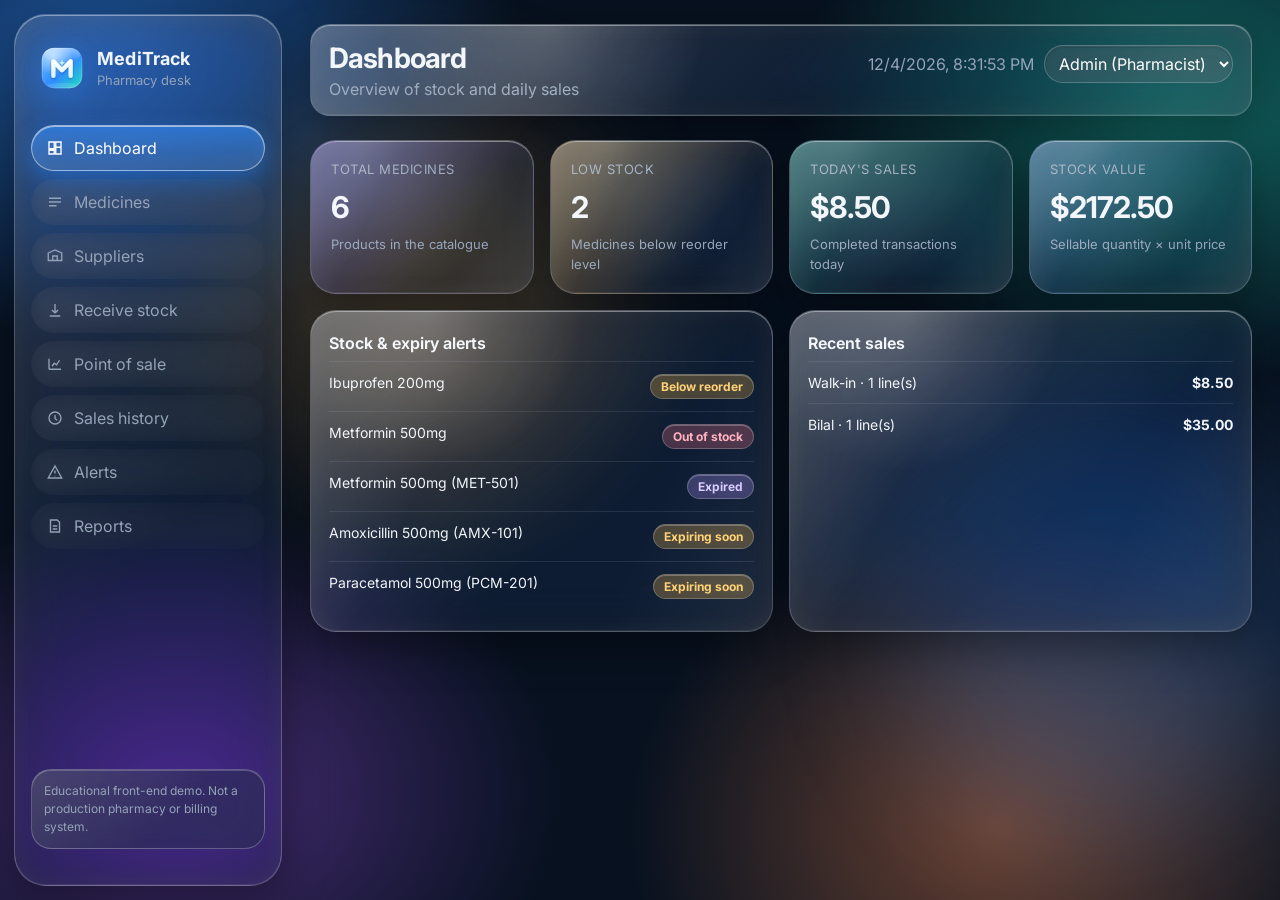
<file: index.html>
<!DOCTYPE html>
<html lang="en">
<head>
  <meta charset="UTF-8">
  <meta name="viewport" content="width=device-width, initial-scale=1.0">
  <title>MediTrack — Pharmacy Inventory &amp; Sales</title>
  <link rel="preconnect" href="https://fonts.googleapis.com">
  <link rel="preconnect" href="https://fonts.gstatic.com" crossorigin>
  <link href="https://fonts.googleapis.com/css2?family=Inter:wght@400;500;600;700&display=swap" rel="stylesheet">
  <link rel="icon" type="image/svg+xml" href="[data-uri]">
  <style>
:root {
  --bg: #07111f;
  --bg-elevated: #0d1b2a;
  --glass: rgba(13, 27, 42, 0.62);
  --glass-strong: rgba(15, 32, 52, 0.82);
  --ink: #f1f5f9;
  --muted: #94a3b8;
  --line: rgba(148, 163, 184, 0.16);
  --line-strong: rgba(32, 224, 192, 0.28);
  --teal: #20e0c0;
  --teal-dark: #12b89c;
  --cyan: #38bdf8;
  --amber: #f5b942;
  --amber-soft: rgba(245, 185, 66, 0.14);
  --rose: #fb7185;
  --rose-soft: rgba(251, 113, 133, 0.14);
  --sky: #38bdf8;
  --success: #34d399;
  --shadow: 0 18px 50px rgba(2, 8, 18, 0.45);
  --radius: 18px;
  --sidebar: 268px;
  --focus: 0 0 0 3px rgba(32, 224, 192, 0.28);
}

* {
  box-sizing: border-box;
}

html, body {
  margin: 0;
  min-height: 100%;
  font-family: Inter, "Segoe UI", system-ui, -apple-system, sans-serif;
  color: var(--ink);
  background: var(--bg);
  color-scheme: dark;
}

body {
  background:
    radial-gradient(900px 480px at 12% -8%, rgba(32, 224, 192, 0.12), transparent 55%),
    radial-gradient(720px 420px at 100% 0%, rgba(56, 189, 248, 0.1), transparent 50%),
    linear-gradient(180deg, #081526 0%, #07111f 42%, #06101c 100%);
}

button, input, select {
  font: inherit;
  color: inherit;
}

button:focus-visible,
input:focus-visible,
select:focus-visible {
  outline: 2px solid var(--teal);
  outline-offset: 2px;
  box-shadow: var(--focus);
}

.ambient {
  position: fixed;
  inset: 0;
  pointer-events: none;
  overflow: hidden;
  z-index: 0;
}

.orb {
  position: absolute;
  border-radius: 50%;
  filter: blur(70px);
  opacity: 0.45;
}

.orb-a {
  width: 280px;
  height: 280px;
  left: 18%;
  top: 12%;
  background: rgba(32, 224, 192, 0.18);
}

.orb-b {
  width: 340px;
  height: 340px;
  right: -40px;
  bottom: 8%;
  background: rgba(56, 189, 248, 0.12);
}

.app {
  display: flex;
  min-height: 100vh;
  position: relative;
  z-index: 1;
}

.sidebar {
  width: var(--sidebar);
  background: linear-gradient(180deg, rgba(13, 27, 42, 0.92) 0%, rgba(8, 18, 32, 0.96) 100%);
  border-right: 1px solid var(--line);
  color: var(--ink);
  padding: 24px 16px;
  display: flex;
  flex-direction: column;
  gap: 24px;
  position: sticky;
  top: 0;
  height: 100vh;
  backdrop-filter: blur(18px);
}

.brand {
  display: flex;
  gap: 12px;
  align-items: center;
  padding: 6px 8px 10px;
}

.brand-mark {
  width: 42px;
  height: 42px;
  border-radius: 12px;
  background: linear-gradient(180deg, #2af0cf 0%, #14b8a6 100%);
  color: #042f2e;
  display: grid;
  place-items: center;
  font-size: 28px;
  font-weight: 700;
  box-shadow: 0 8px 24px rgba(32, 224, 192, 0.25);
}

.brand strong {
  display: block;
  font-size: 18px;
  letter-spacing: 0.01em;
}

.brand span {
  color: var(--muted);
  font-size: 13px;
}

.side-nav {
  display: flex;
  flex-direction: column;
  gap: 8px;
}

.nav-btn {
  display: flex;
  align-items: center;
  gap: 10px;
  text-align: left;
  border: 1px solid transparent;
  background: transparent;
  color: var(--muted);
  padding: 12px 14px;
  border-radius: 12px;
  cursor: pointer;
  transition: background 0.2s ease, color 0.2s ease, border-color 0.2s ease, transform 0.2s ease;
}

.nav-btn svg {
  width: 18px;
  height: 18px;
  flex: 0 0 auto;
}

.nav-btn:hover {
  background: rgba(32, 224, 192, 0.08);
  color: var(--ink);
  transform: translateX(2px);
}

.nav-btn.active {
  background: rgba(32, 224, 192, 0.12);
  color: var(--ink);
  border-color: var(--line-strong);
  box-shadow: inset 0 0 0 1px rgba(32, 224, 192, 0.08);
}

.sidebar-note {
  margin-top: auto;
  font-size: 12px;
  line-height: 1.5;
  color: var(--muted);
  padding: 12px;
  border: 1px solid var(--line);
  border-radius: 14px;
  background: rgba(7, 17, 31, 0.45);
}

.main {
  flex: 1;
  padding: 24px 28px 36px;
  min-width: 0;
}

.topbar {
  display: flex;
  align-items: flex-start;
  gap: 16px;
  margin-bottom: 24px;
  padding: 16px 18px;
  border: 1px solid var(--line);
  border-radius: 20px;
  background: var(--glass);
  backdrop-filter: blur(16px);
  box-shadow: var(--shadow);
}

.topbar h1 {
  margin: 0;
  font-size: 28px;
  letter-spacing: -0.03em;
}

.subtitle {
  margin: 4px 0 0;
  color: var(--muted);
}

.topbar-meta {
  margin-left: auto;
  display: flex;
  align-items: center;
  gap: 10px;
  color: var(--muted);
  padding-top: 4px;
}

.badge {
  background: rgba(32, 224, 192, 0.12);
  color: var(--teal);
  border: 1px solid rgba(32, 224, 192, 0.22);
  padding: 6px 10px;
  border-radius: 999px;
  font-size: 12px;
  font-weight: 600;
}

.menu-btn {
  display: none;
  border: 1px solid var(--line);
  background: rgba(13, 27, 42, 0.8);
  color: var(--ink);
  border-radius: 10px;
  width: 42px;
  height: 42px;
  cursor: pointer;
  transition: background 0.2s ease, border-color 0.2s ease;
}

.menu-btn:hover {
  border-color: var(--line-strong);
}

.cards {
  display: grid;
  grid-template-columns: repeat(4, minmax(0, 1fr));
  gap: 16px;
}

.card, .panel, .table-wrap, .modal-card {
  background: var(--glass);
  border: 1px solid var(--line);
  border-radius: var(--radius);
  box-shadow: var(--shadow);
  backdrop-filter: blur(18px);
}

.card {
  padding: 20px;
  position: relative;
  overflow: hidden;
  transition: transform 0.22s ease, border-color 0.22s ease, box-shadow 0.22s ease;
  animation: rise 0.5s ease both;
}

.card::after {
  content: "";
  position: absolute;
  inset: auto -20% -40% auto;
  width: 140px;
  height: 140px;
  background: radial-gradient(circle, rgba(32, 224, 192, 0.16), transparent 68%);
  pointer-events: none;
}

.card:nth-child(1) { animation-delay: 0.02s; }
.card:nth-child(2) { animation-delay: 0.08s; }
.card:nth-child(3) { animation-delay: 0.14s; }
.card:nth-child(4) { animation-delay: 0.2s; }

.card:hover {
  transform: translateY(-4px);
  border-color: rgba(32, 224, 192, 0.28);
  box-shadow: 0 22px 40px rgba(2, 8, 18, 0.5);
}

.card p, .card span {
  margin: 0;
  color: var(--muted);
  font-size: 13px;
  letter-spacing: 0.04em;
  text-transform: uppercase;
}

.card span {
  text-transform: none;
  letter-spacing: 0;
  font-size: 13px;
}

.card h2 {
  margin: 12px 0 8px;
  font-size: 30px;
  letter-spacing: -0.03em;
}

.card.warning { border-top: 3px solid var(--amber); }
.card.success { border-top: 3px solid var(--teal); }
.card.info { border-top: 3px solid var(--cyan); }
.card:first-child { border-top: 3px solid var(--teal); }

.panel-grid {
  display: grid;
  grid-template-columns: 1fr 1fr;
  gap: 16px;
  margin-top: 16px;
}

.panel {
  padding: 8px 0 12px;
  animation: rise 0.55s ease both;
}

.panel-head {
  display: flex;
  justify-content: space-between;
  align-items: center;
  padding: 14px 18px 8px;
}

.panel-head h3 {
  margin: 0;
  font-size: 16px;
  font-weight: 650;
}

.alert-list, .recent-list, .stat-mini {
  list-style: none;
  margin: 0;
  padding: 0 18px 8px;
}

.alert-list li, .recent-list li, .stat-mini li {
  display: flex;
  justify-content: space-between;
  gap: 12px;
  padding: 12px 0;
  border-top: 1px solid var(--line);
  font-size: 14px;
}

.empty {
  color: var(--muted);
  padding: 8px 0 16px;
}

.toolbar {
  display: flex;
  gap: 12px;
  margin-bottom: 16px;
  flex-wrap: wrap;
}

.search-wrap {
  flex: 1;
}

.search-wrap input,
.form input,
.form select {
  width: 100%;
  border: 1px solid var(--line);
  border-radius: 12px;
  padding: 12px 14px;
  background: rgba(7, 17, 31, 0.72);
  color: var(--ink);
  transition: border-color 0.2s ease, box-shadow 0.2s ease, background 0.2s ease;
}

.search-wrap input::placeholder,
.form input::placeholder {
  color: #64748b;
}

.search-wrap input:hover,
.form input:hover,
.form select:hover {
  border-color: rgba(56, 189, 248, 0.35);
}

.table-wrap {
  overflow: auto;
}

table {
  width: 100%;
  border-collapse: collapse;
  min-width: 760px;
}

th, td {
  text-align: left;
  padding: 14px 16px;
  border-bottom: 1px solid var(--line);
  font-size: 14px;
  white-space: nowrap;
}

td:first-child, th:first-child {
  white-space: normal;
}

th {
  background: rgba(8, 18, 32, 0.88);
  color: var(--muted);
  font-weight: 600;
  letter-spacing: 0.04em;
  text-transform: uppercase;
  font-size: 12px;
  position: sticky;
  top: 0;
}

th:last-child,
td:last-child {
  position: sticky;
  right: 0;
  background: rgba(10, 22, 36, 0.94);
  box-shadow: -12px 0 16px rgba(7, 17, 31, 0.25);
}

tbody tr {
  transition: background 0.18s ease;
}

tbody tr:hover {
  background: rgba(32, 224, 192, 0.06);
}

.category-pill {
  display: inline-flex;
  align-items: center;
  padding: 4px 10px;
  border-radius: 999px;
  background: rgba(56, 189, 248, 0.1);
  color: #7dd3fc;
  border: 1px solid rgba(56, 189, 248, 0.18);
  font-size: 12px;
  font-weight: 600;
}

.status {
  display: inline-block;
  padding: 4px 10px;
  border-radius: 999px;
  font-size: 12px;
  font-weight: 700;
}

.status.in-stock {
  background: rgba(32, 224, 192, 0.12);
  color: var(--teal);
}

.status.low {
  background: var(--amber-soft);
  color: var(--amber);
}

.status.out {
  background: var(--rose-soft);
  color: var(--rose);
}

.status.expired {
  background: rgba(167, 139, 250, 0.16);
  color: #c4b5fd;
}

.row-actions {
  display: flex;
  gap: 8px;
}

.btn, .icon-btn {
  border: 0;
  cursor: pointer;
}

.btn {
  border-radius: 12px;
  padding: 11px 16px;
  font-weight: 650;
  transition: transform 0.16s ease, background 0.16s ease, box-shadow 0.16s ease, opacity 0.16s ease;
}

.btn:hover {
  transform: translateY(-1px);
}

.btn:active {
  transform: translateY(0);
}

.btn:disabled {
  opacity: 0.45;
  cursor: not-allowed;
  transform: none;
}

.btn.primary {
  background: linear-gradient(180deg, #34f0d0 0%, #12c7ac 100%);
  color: #042f2e;
  box-shadow: 0 8px 20px rgba(32, 224, 192, 0.22);
}

.btn.primary:hover {
  background: linear-gradient(180deg, #4ff5d8 0%, #14d4b6 100%);
}

.btn.ghost {
  background: rgba(148, 163, 184, 0.1);
  color: var(--ink);
  border: 1px solid var(--line);
}

.btn.ghost:hover {
  border-color: rgba(56, 189, 248, 0.35);
}

.btn.small {
  padding: 7px 10px;
  font-size: 13px;
}

.btn.danger {
  background: var(--rose-soft);
  color: var(--rose);
  border: 1px solid rgba(251, 113, 133, 0.22);
}

.btn.danger:hover {
  background: rgba(251, 113, 133, 0.22);
}

.form {
  display: grid;
  gap: 14px;
  padding: 0 18px 18px;
}

.form label {
  display: grid;
  gap: 6px;
  font-size: 14px;
  font-weight: 600;
  color: #e2e8f0;
}

.form-row {
  display: grid;
  grid-template-columns: 1fr 1fr;
  gap: 12px;
}

.form-actions {
  display: flex;
  justify-content: flex-end;
  gap: 8px;
}

.hint {
  margin: -6px 0 0;
  color: var(--muted);
  font-size: 13px;
}

.totals {
  display: grid;
  grid-template-columns: 1fr 1fr;
  gap: 12px;
}

.totals div {
  background: rgba(32, 224, 192, 0.08);
  border: 1px solid rgba(32, 224, 192, 0.16);
  border-radius: 12px;
  padding: 12px;
}

.totals span {
  display: block;
  color: var(--muted);
  font-size: 13px;
}

.totals strong {
  color: var(--teal);
  font-size: 18px;
}

.view {
  display: none;
}

.view.active {
  display: block;
  animation: pageIn 0.35s ease;
}

.modal {
  position: fixed;
  inset: 0;
  background: rgba(4, 10, 20, 0.62);
  display: grid;
  place-items: center;
  padding: 16px;
  z-index: 20;
  backdrop-filter: blur(10px);
}

.modal:not([hidden]) {
  animation: fadeIn 0.2s ease;
}

.modal:not([hidden]) .modal-card {
  animation: modalIn 0.22s ease;
}

.modal.is-closing {
  animation: fadeOut 0.18s ease forwards;
}

.modal.is-closing .modal-card {
  animation: modalOut 0.18s ease forwards;
}

.modal[hidden], .overlay[hidden], .toast[hidden] {
  display: none !important;
}

.modal-card {
  width: min(520px, 100%);
  max-height: min(88vh, 760px);
  overflow: auto;
  background: var(--glass-strong);
}

.icon-btn {
  background: transparent;
  font-size: 24px;
  color: var(--muted);
  width: 36px;
  height: 36px;
  border-radius: 10px;
  transition: background 0.16s ease, color 0.16s ease;
}

.icon-btn:hover {
  background: rgba(148, 163, 184, 0.1);
  color: var(--ink);
}

.toast {
  position: sticky;
  top: 8px;
  z-index: 10;
  margin-bottom: 16px;
  padding: 12px 16px;
  border-radius: 12px;
  font-weight: 600;
  border: 1px solid transparent;
  animation: rise 0.25s ease;
}

.toast.success {
  background: rgba(32, 224, 192, 0.12);
  color: var(--teal);
  border-color: rgba(32, 224, 192, 0.22);
}

.toast.error {
  background: var(--rose-soft);
  color: var(--rose);
  border-color: rgba(251, 113, 133, 0.22);
}

.overlay {
  display: none;
}

.sr-only {
  position: absolute;
  width: 1px;
  height: 1px;
  overflow: hidden;
  clip: rect(0, 0, 0, 0);
}

@keyframes rise {
  from {
    opacity: 0;
    transform: translateY(10px);
  }
  to {
    opacity: 1;
    transform: translateY(0);
  }
}

@keyframes pageIn {
  from {
    opacity: 0.6;
    transform: translateY(6px);
  }
  to {
    opacity: 1;
    transform: none;
  }
}

@keyframes fadeIn {
  from { opacity: 0; }
  to { opacity: 1; }
}

@keyframes fadeOut {
  from { opacity: 1; }
  to { opacity: 0; }
}

@keyframes modalIn {
  from {
    opacity: 0;
    transform: scale(0.97) translateY(8px);
  }
  to {
    opacity: 1;
    transform: none;
  }
}

@keyframes modalOut {
  from {
    opacity: 1;
    transform: none;
  }
  to {
    opacity: 0;
    transform: scale(0.97) translateY(6px);
  }
}

@media (max-width: 1100px) {
  .cards {
    grid-template-columns: 1fr 1fr;
  }
}

@media (max-width: 860px) {
  .sidebar {
    position: fixed;
    left: 0;
    transform: translateX(-100%);
    z-index: 30;
    transition: transform 0.2s ease;
  }

  .sidebar.open {
    transform: none;
  }

  .menu-btn, .overlay {
    display: inline-flex;
    align-items: center;
    justify-content: center;
  }

  .overlay:not([hidden]) {
    display: block;
    position: fixed;
    inset: 0;
    background: rgba(4, 10, 20, 0.55);
    z-index: 25;
    backdrop-filter: blur(6px);
  }

  .panel-grid, .form-row, .cards {
    grid-template-columns: 1fr;
  }

  .main {
    padding: 16px;
  }

  .topbar {
    padding: 12px;
  }

  .topbar-meta #clock {
    display: none;
  }
}

@media (prefers-reduced-motion: reduce) {
  *, *::before, *::after {
    animation: none !important;
    transition: none !important;
    scroll-behavior: auto !important;
  }

  .card:hover,
  .btn:hover,
  .nav-btn:hover {
    transform: none;
  }
}

/* ---- Project 13 additions ---- */
.topbar-meta select {
  background: rgba(7, 17, 31, 0.72);
  border: 1px solid var(--line);
  border-radius: 10px;
  padding: 7px 10px;
  color: var(--ink);
}

body[data-role="sales"] .admin-only {
  display: none !important;
}

.reports {
  display: grid;
  grid-template-columns: 1fr 1fr;
  gap: 16px;
}

.panel .mini {
  margin: 0 18px 12px;
  box-shadow: none;
  background: transparent;
  backdrop-filter: none;
}

.mini table {
  min-width: 0;
}

.mini th:last-child,
.mini td:last-child {
  position: static;
  box-shadow: none;
  background: transparent;
}

.mini th {
  background: transparent;
}

.muted {
  color: var(--muted);
}

.panel .form + .form,
.stat-mini + .form {
  padding-top: 8px;
}

@media (max-width: 860px) {
  .reports {
    grid-template-columns: 1fr;
  }
}

/* =====================================================
   LIQUID GLASS THEME (overrides everything above)
   ===================================================== */
:root {
  --radius: 26px;
  --lg-border: rgba(255, 255, 255, 0.24);
  --lg-tint: 47, 139, 255;
  --lg-fill: linear-gradient(135deg, rgba(255, 255, 255, 0.17), rgba(255, 255, 255, 0.04) 60%), rgba(12, 22, 40, 0.3);
  --lg-blur: blur(26px) saturate(185%);
  --lg-shadow: 0 14px 44px rgba(0, 0, 0, 0.38), inset 0 1px 0 rgba(255, 255, 255, 0.4), inset 0 -1px 0 rgba(255, 255, 255, 0.07), inset 0 0 26px rgba(255, 255, 255, 0.05);
  --focus: 0 0 0 3px rgba(var(--lg-tint), 0.4);
}

/* Colourful backdrop so the glass has something to refract */
body {
  background:
    radial-gradient(700px 480px at 8% 6%, rgba(47, 139, 255, 0.55), transparent 60%),
    radial-gradient(640px 460px at 92% 12%, rgba(32, 224, 192, 0.42), transparent 60%),
    radial-gradient(620px 520px at 78% 92%, rgba(255, 138, 76, 0.4), transparent 60%),
    radial-gradient(640px 480px at 14% 88%, rgba(168, 85, 247, 0.42), transparent 60%),
    #07111f;
  background-attachment: fixed;
}

.orb { opacity: 0.7; animation: drift 18s ease-in-out infinite alternate; }
.orb-a { width: 380px; height: 380px; background: rgba(255, 190, 90, 0.3); }
.orb-b { width: 420px; height: 420px; background: rgba(90, 160, 255, 0.32); animation-duration: 24s; animation-delay: -6s; }
@keyframes drift {
  from { transform: translate(0, 0) scale(1); }
  to { transform: translate(60px, -50px) scale(1.15); }
}

/* Glass surfaces */
.sidebar, .topbar, .card, .panel, .table-wrap, .modal-card, .toast, .sidebar-note {
  background: var(--lg-fill);
  border: 1px solid var(--lg-border);
  box-shadow: var(--lg-shadow);
  -webkit-backdrop-filter: var(--lg-blur);
  backdrop-filter: var(--lg-blur);
}

.topbar, .panel, .modal-card, .card { position: relative; }

/* Specular sheen that follows the pointer */
.card::before, .panel::before, .topbar::before {
  content: "";
  position: absolute;
  inset: 0;
  border-radius: inherit;
  pointer-events: none;
  background:
    radial-gradient(260px circle at var(--mx, 25%) var(--my, 0%), rgba(255, 255, 255, 0.22), transparent 62%),
    linear-gradient(115deg, rgba(255, 255, 255, 0.16), transparent 32%, transparent 70%, rgba(255, 255, 255, 0.07));
}

/* Floating sidebar */
.sidebar {
  margin: 14px 0 14px 14px;
  height: calc(100vh - 28px);
  top: 14px;
  border-radius: 32px;
}

.sidebar-note {
  border-radius: 20px;
  box-shadow: inset 0 1px 0 rgba(255, 255, 255, 0.2);
}

.brand-mark {
  background: linear-gradient(180deg, rgba(120, 190, 255, 0.95), rgba(var(--lg-tint), 0.85));
  color: #fff;
  border: 1px solid rgba(255, 255, 255, 0.5);
  box-shadow: inset 0 1px 0 rgba(255, 255, 255, 0.6), 0 8px 24px rgba(var(--lg-tint), 0.45);
}

/* Nav = glass pills; active = coloured liquid glass (like the Library tab) */
.nav-btn {
  border-radius: 999px;
  -webkit-backdrop-filter: blur(10px);
  backdrop-filter: blur(10px);
}

.nav-btn:hover { background: rgba(255, 255, 255, 0.1); }

.nav-btn.active {
  color: #fff;
  background: linear-gradient(180deg, rgba(var(--lg-tint), 0.62), rgba(var(--lg-tint), 0.28));
  border-color: rgba(255, 255, 255, 0.5);
  box-shadow: inset 0 1px 0 rgba(255, 255, 255, 0.55), inset 0 -8px 16px rgba(255, 255, 255, 0.06), 0 8px 22px rgba(var(--lg-tint), 0.4);
}

/* Stat cards: tinted glass */
.card, .card.warning, .card.success, .card.info, .card:first-child {
  --t: 32, 224, 192;
  border: 1px solid var(--lg-border);
  background: linear-gradient(135deg, rgba(var(--t), 0.3), rgba(255, 255, 255, 0.04) 65%), rgba(12, 22, 40, 0.3);
}
.card.warning { --t: 255, 190, 80; }
.card.info { --t: 70, 150, 255; }
.card:first-child { --t: 150, 110, 255; }
.card::after { display: none; }
.card:hover { box-shadow: var(--lg-shadow), 0 0 44px rgba(var(--t), 0.28); }

/* Inputs */
.search-wrap input, .form input, .form select, .topbar-meta select {
  background: rgba(255, 255, 255, 0.07);
  border: 1px solid rgba(255, 255, 255, 0.22);
  border-radius: 16px;
  box-shadow: inset 0 1px 2px rgba(0, 0, 0, 0.25), inset 0 1px 0 rgba(255, 255, 255, 0.1);
  -webkit-backdrop-filter: blur(12px);
  backdrop-filter: blur(12px);
}
.search-wrap input, .topbar-meta select { border-radius: 999px; }
.search-wrap input { padding-left: 20px; }
select option { background: #0d1b2a; color: #f1f5f9; }

/* Buttons */
.btn, .btn.primary, .btn.ghost, .btn.danger {
  border-radius: 999px;
  border: 1px solid rgba(255, 255, 255, 0.3);
  -webkit-backdrop-filter: blur(14px) saturate(160%);
  backdrop-filter: blur(14px) saturate(160%);
}
.btn.primary {
  color: #fff;
  background: linear-gradient(180deg, rgba(var(--lg-tint), 0.78), rgba(var(--lg-tint), 0.4));
  box-shadow: inset 0 1px 0 rgba(255, 255, 255, 0.55), 0 8px 22px rgba(var(--lg-tint), 0.38);
}
.btn.primary:hover { background: linear-gradient(180deg, rgba(var(--lg-tint), 0.92), rgba(var(--lg-tint), 0.52)); }
.btn.ghost {
  background: rgba(255, 255, 255, 0.1);
  box-shadow: inset 0 1px 0 rgba(255, 255, 255, 0.3);
}
.btn.danger {
  background: linear-gradient(180deg, rgba(251, 113, 133, 0.34), rgba(251, 113, 133, 0.14));
  color: #ffd1d8;
  box-shadow: inset 0 1px 0 rgba(255, 255, 255, 0.3);
}

/* Pills & badges */
.status, .category-pill, .badge {
  border: 1px solid rgba(255, 255, 255, 0.22);
  box-shadow: inset 0 1px 0 rgba(255, 255, 255, 0.25);
  -webkit-backdrop-filter: blur(8px);
  backdrop-filter: blur(8px);
}
.status.in-stock { background: rgba(52, 211, 153, 0.22); color: #7cf0c4; }
.status.low { background: rgba(245, 185, 66, 0.24); color: #ffd277; }
.status.out { background: rgba(251, 113, 133, 0.24); color: #ffb3bf; }
.status.expired { background: rgba(167, 139, 250, 0.26); color: #d8ccff; }

/* Tables */
.table-wrap { border-radius: var(--radius); }
th { background: rgba(255, 255, 255, 0.07); border-bottom-color: rgba(255, 255, 255, 0.14); }
td, th { border-bottom-color: rgba(255, 255, 255, 0.09); }
tbody tr:hover { background: rgba(255, 255, 255, 0.07); }
th:last-child, td:last-child {
  background: rgba(22, 34, 58, 0.55);
  -webkit-backdrop-filter: blur(14px);
  backdrop-filter: blur(14px);
  box-shadow: -10px 0 16px rgba(0, 0, 0, 0.15);
}
.panel .mini {
  background: rgba(255, 255, 255, 0.04);
  border: 1px solid rgba(255, 255, 255, 0.12);
  border-radius: 20px;
  box-shadow: inset 0 1px 0 rgba(255, 255, 255, 0.12);
  -webkit-backdrop-filter: none;
  backdrop-filter: none;
}
.panel .mini th, .panel .mini td:last-child, .panel .mini th:last-child { background: transparent; box-shadow: none; }
.panel .mini th { background: rgba(255, 255, 255, 0.05); }

/* Totals, toast, modal */
.totals div {
  background: rgba(var(--lg-tint), 0.16);
  border: 1px solid rgba(255, 255, 255, 0.24);
  border-radius: 18px;
  box-shadow: inset 0 1px 0 rgba(255, 255, 255, 0.3);
}
.totals strong { color: #fff; }
.toast { border-radius: 999px; padding: 12px 20px; }
.toast.success { color: #7cf0c4; border-color: rgba(52, 211, 153, 0.5); }
.toast.error { color: #ffb3bf; border-color: rgba(251, 113, 133, 0.5); }
.modal { background: rgba(8, 14, 30, 0.45); -webkit-backdrop-filter: blur(14px); backdrop-filter: blur(14px); }
.modal-card { border-radius: 30px; background: linear-gradient(135deg, rgba(255, 255, 255, 0.2), rgba(255, 255, 255, 0.05) 60%), rgba(18, 30, 52, 0.5); }
.icon-btn { border-radius: 50%; border: 1px solid rgba(255, 255, 255, 0.2); background: rgba(255, 255, 255, 0.08); }
.menu-btn { border-radius: 50%; background: rgba(255, 255, 255, 0.1); border-color: rgba(255, 255, 255, 0.28); -webkit-backdrop-filter: blur(14px); backdrop-filter: blur(14px); }
.badge, .topbar-meta select { color: #fff; }

@media (max-width: 860px) {
  .sidebar { top: 0; margin: 10px; height: calc(100vh - 20px); transform: translateX(-120%); }
  .sidebar.open { transform: none; }
  .topbar { border-radius: 26px; }
}

/* Fallback when backdrop-filter is unsupported */
@supports not ((backdrop-filter: blur(1px)) or (-webkit-backdrop-filter: blur(1px))) {
  .sidebar, .topbar, .card, .panel, .table-wrap, .modal-card, .toast { background: rgba(18, 30, 52, 0.92); }
}

@media (prefers-reduced-motion: reduce) {
  .orb { animation: none !important; }
}

/* Logo */
.brand-logo {
  width: 46px;
  height: 46px;
  flex: 0 0 auto;
  filter: drop-shadow(0 8px 18px rgba(47, 139, 255, 0.45));
}

</style>
</head>
<body data-role="admin">
  <div class="ambient" aria-hidden="true">
    <span class="orb orb-a"></span>
    <span class="orb orb-b"></span>
  </div>
  <div class="app">
    <aside class="sidebar" id="sidebar">
      <div class="brand">
        <img class="brand-logo" src="[data-uri]" alt="MediTrack logo">
        <div>
          <strong>MediTrack</strong>
          <span>Pharmacy desk</span>
        </div>
      </div>
      <nav class="side-nav" id="sideNav" aria-label="Main"></nav>
      <p class="sidebar-note">Educational front-end demo. Not a production pharmacy or billing system.</p>
    </aside>

    <div class="overlay" id="overlay" hidden></div>

    <div class="main">
      <header class="topbar">
        <button class="menu-btn" id="menuBtn" type="button" aria-label="Open menu">☰</button>
        <div>
          <h1 id="pageTitle">Dashboard</h1>
          <p class="subtitle" id="pageSubtitle">Overview of stock and daily sales</p>
        </div>
        <div class="topbar-meta">
          <span id="clock"></span>
          <label class="sr-only" for="userSelect">Signed in as</label>
          <select id="userSelect"></select>
        </div>
      </header>

      <div class="toast" id="toast" role="status" aria-live="polite" hidden></div>

      <!-- Dashboard -->
      <section class="view active" id="view-dashboard">
        <div class="cards">
          <article class="card">
            <p>Total medicines</p>
            <h2 id="statTotalMedicines">0</h2>
            <span>Products in the catalogue</span>
          </article>
          <article class="card warning">
            <p>Low stock</p>
            <h2 id="statLowStock">0</h2>
            <span>Medicines below reorder level</span>
          </article>
          <article class="card success">
            <p>Today's sales</p>
            <h2 id="statTodaySales">$0.00</h2>
            <span>Completed transactions today</span>
          </article>
          <article class="card info">
            <p>Stock value</p>
            <h2 id="statInventoryValue">$0.00</h2>
            <span>Sellable quantity × unit price</span>
          </article>
        </div>
        <div class="panel-grid">
          <article class="panel">
            <div class="panel-head"><h3>Stock &amp; expiry alerts</h3></div>
            <ul class="alert-list" id="alertList"></ul>
          </article>
          <article class="panel">
            <div class="panel-head"><h3>Recent sales</h3></div>
            <ul class="recent-list" id="recentSales"></ul>
          </article>
        </div>
      </section>

      <!-- Medicine list with search -->
      <section class="view" id="view-medicines">
        <div class="toolbar">
          <label class="search-wrap">
            <span class="sr-only">Search medicines</span>
            <input type="search" id="searchInput" placeholder="Search by name, generic name or category…">
          </label>
          <button class="btn primary admin-only" id="addMedicineBtn" type="button">Add medicine</button>
        </div>
        <div id="medBody"></div>
      </section>

      <!-- Suppliers -->
      <section class="view" id="view-suppliers">
        <div class="panel-grid">
          <article class="panel">
            <div class="panel-head"><h3>Add supplier</h3></div>
            <form id="supplierForm" class="form">
              <label>Supplier name <input type="text" id="supName" required maxlength="80"></label>
              <label>Phone <input type="tel" id="supPhone" required maxlength="20" placeholder="0300-1234567"></label>
              <label>City <input type="text" id="supCity" required maxlength="40"></label>
              <button class="btn primary" type="submit">Save supplier</button>
            </form>
          </article>
          <article class="panel">
            <div class="panel-head"><h3>Suppliers</h3></div>
            <div id="supplierBody"></div>
          </article>
        </div>
      </section>

      <!-- Receive stock (new batch) -->
      <section class="view" id="view-receive">
        <div class="panel-grid">
          <article class="panel">
            <div class="panel-head"><h3>Receive stock (new batch)</h3></div>
            <form id="batchForm" class="form">
              <label>Medicine <select id="batchMedicine" required></select></label>
              <label>Supplier <select id="batchSupplier" required></select></label>
              <div class="form-row">
                <label>Batch no. <input type="text" id="batchNo" required maxlength="30"></label>
                <label>Quantity <input type="number" id="batchQty" min="1" step="1" required></label>
              </div>
              <div class="form-row">
                <label>Mfg date <input type="date" id="batchMfg" required></label>
                <label>Expiry date <input type="date" id="batchExp" required></label>
              </div>
              <button class="btn primary" type="submit">Receive batch</button>
            </form>
          </article>
          <article class="panel">
            <div class="panel-head"><h3>Batches</h3></div>
            <div id="batchBody"></div>
          </article>
        </div>
      </section>

      <!-- Point of sale -->
      <section class="view" id="view-sales">
        <div class="panel-grid sales-layout">
          <article class="panel">
            <div class="panel-head"><h3>New sale</h3></div>
            <form id="saleForm" class="form">
              <label>Customer name <input type="text" id="saleCustomer" maxlength="60" placeholder="Walk-in"></label>
              <label>Medicine <select id="saleMedicine"></select></label>
              <p class="hint" id="saleStockHint">Choose a medicine to see available stock.</p>
              <label>Quantity <input type="number" id="saleQty" min="1" step="1" value="1"></label>
              <button class="btn ghost" type="submit">Add to cart</button>
            </form>
          </article>
          <article class="panel">
            <div class="panel-head"><h3>Cart</h3></div>
            <ul class="stat-mini" id="cartList"></ul>
            <div class="form">
              <div class="totals">
                <div><span>Sold by</span><strong id="soldBy">—</strong></div>
                <div><span>Total</span><strong id="saleTotal">$0.00</strong></div>
              </div>
              <button class="btn primary" id="completeSaleBtn" type="button">Complete sale</button>
            </div>
          </article>
        </div>
      </section>

      <!-- Sales history -->
      <section class="view" id="view-history">
        <div id="historyBody"></div>
      </section>

      <!-- Expiry and low-stock alerts -->
      <section class="view" id="view-alerts">
        <div class="panel-grid">
          <article class="panel">
            <div class="panel-head"><h3>Batches expiring within 30 days (or expired)</h3></div>
            <div id="expiryBody"></div>
          </article>
          <article class="panel">
            <div class="panel-head"><h3>Medicines below reorder level</h3></div>
            <div id="lowBody"></div>
          </article>
        </div>
      </section>

      <!-- Reports -->
      <section class="view" id="view-reports">
        <div class="reports" id="reportsGrid"></div>
      </section>
    </div>
  </div>

  <div class="modal" id="medicineModal" hidden>
    <div class="modal-card" role="dialog" aria-modal="true" aria-labelledby="modalTitle">
      <div class="panel-head">
        <h3 id="modalTitle">Add medicine</h3>
        <button class="icon-btn" id="closeModal" type="button" aria-label="Close">×</button>
      </div>
      <form id="medicineForm" class="form">
        <input type="hidden" id="medicineId">
        <label>Medicine name <input type="text" id="medName" required maxlength="80" placeholder="e.g. Amoxicillin 500mg"></label>
        <label>Generic name <input type="text" id="medGeneric" required maxlength="80" placeholder="e.g. Amoxicillin"></label>
        <label>
          Category
          <select id="medCategory" required>
            <option value="">Select category</option>
            <option>Antibiotics</option>
            <option>Analgesics</option>
            <option>Antihistamines</option>
            <option>Cardiovascular</option>
            <option>Diabetes</option>
            <option>Gastrointestinal</option>
            <option>Vitamins</option>
            <option>Respiratory</option>
            <option>Dermatology</option>
          </select>
        </label>
        <div class="form-row">
          <label>Unit price (USD) <input type="number" id="medPrice" min="0.01" step="0.01" required></label>
          <label>Reorder level <input type="number" id="medReorder" min="0" step="1" required></label>
        </div>
        <div class="form-actions">
          <button class="btn ghost" type="button" id="cancelModal">Cancel</button>
          <button class="btn primary" type="submit">Save medicine</button>
        </div>
      </form>
    </div>
  </div>

  <script>
/* MediTrack — Project 13: Pharmacy Inventory and Sales
   Data model mirrors the 5 tables: Suppliers, Medicines, Batches, Sales, Sale_Items.
   Stored in localStorage (front-end demo). */

const KEY = "meditrack.v2";
const $ = (id) => document.getElementById(id);
const esc = (s) => String(s).replace(/[&<>"']/g, (c) => ({ "&": "&amp;", "<": "&lt;", ">": "&gt;", '"': "&quot;", "'": "&#39;" }[c]));
const money = (v) => `$${Number(v).toFixed(2)}`;
const iso = (d) => d.toISOString().slice(0, 10);
const today = () => iso(new Date());
const addDays = (n) => { const d = new Date(); d.setDate(d.getDate() + n); return iso(d); };
const uid = (p) => p + Date.now().toString(36) + Math.random().toString(36).slice(2, 5);

const USERS = [
  ["Admin (Pharmacist)", "Admin", "admin"],
  ["Ali (Salesperson)", "Ali", "sales"],
  ["Sara (Salesperson)", "Sara", "sales"]
];

// [view, label, adminOnly, icon path, subtitle]
const NAV = [
  ["dashboard", "Dashboard", 0, "M4 13h7V4H4v9zm9 7h7v-9h-7v9zM4 20h7v-5H4v5zm9-9h7V4h-7v7z", "Overview of stock and daily sales"],
  ["medicines", "Medicines", 0, "M4 7h16M4 12h16M4 17h10", "Search medicines and see stock across batches"],
  ["suppliers", "Suppliers", 1, "M3 8l9-4 9 4v10H3V8zm6 10v-6h6v6", "Add and view suppliers"],
  ["receive", "Receive stock", 1, "M12 4v12m0 0l-4-4m4 4l4-4M5 20h14", "Record a new batch from a supplier"],
  ["sales", "Point of sale", 0, "M4 19V5m0 14h16M8 15l3-4 3 2 4-6", "Sells from the earliest-expiring batch first (FEFO)"],
  ["history", "Sales history", 0, "M12 4a8 8 0 100 16 8 8 0 000-16zm0 4v5l3 2", "Completed sales and the batches used"],
  ["alerts", "Alerts", 0, "M12 4l9 16H3L12 4zm0 6v4m0 3v.5", "Expiring batches and low stock"],
  ["reports", "Reports", 1, "M6 4h9l3 3v13H6V4zm3 8h6m-6 4h6", "Required queries 1 to 8"]
];

/* ---------- data ---------- */
function seed() {
  const B = (id, medId, supId, no, qty, mf, ex, received = qty) =>
    ({ id, medId, supId, no, qty, received, mfg: addDays(mf), exp: addDays(ex) });
  return {
    suppliers: [
      { id: "s1", name: "HealthLine Distributors", phone: "0300-1112233", city: "Lahore" },
      { id: "s2", name: "MedSource Pharma", phone: "0321-4445566", city: "Karachi" },
      { id: "s3", name: "CarePlus Traders", phone: "0333-7778899", city: "Islamabad" }
    ],
    medicines: [
      { id: "m1", name: "Amoxicillin 500mg", generic: "Amoxicillin", category: "Antibiotics", price: 12.5, reorder: 20 },
      { id: "m2", name: "Paracetamol 500mg", generic: "Acetaminophen", category: "Analgesics", price: 4.25, reorder: 50 },
      { id: "m3", name: "Ibuprofen 200mg", generic: "Ibuprofen", category: "Analgesics", price: 6.9, reorder: 15 },
      { id: "m4", name: "Loratadine 10mg", generic: "Loratadine", category: "Antihistamines", price: 8.75, reorder: 15 },
      { id: "m5", name: "Metformin 500mg", generic: "Metformin", category: "Diabetes", price: 9.8, reorder: 20 },
      { id: "m6", name: "Omeprazole 20mg", generic: "Omeprazole", category: "Gastrointestinal", price: 11.2, reorder: 20 }
    ],
    batches: [
      B("b1", "m1", "s1", "AMX-101", 30, -200, 12),
      B("b2", "m1", "s1", "AMX-102", 25, -30, 400),
      B("b3", "m2", "s2", "PCM-201", 20, -250, 25, 22),
      B("b4", "m2", "s2", "PCM-202", 100, -20, 600),
      B("b5", "m3", "s3", "IBU-301", 8, -100, 200),
      B("b6", "m4", "s2", "LOR-401", 36, -60, 500, 40),
      B("b7", "m5", "s3", "MET-501", 15, -400, -10),
      B("b8", "m6", "s1", "OME-601", 54, -40, 700)
    ],
    sales: [
      { id: "x1", date: new Date().toISOString(), customer: "Walk-in", total: 8.5, soldBy: "Ali" },
      { id: "x2", date: new Date(Date.now() - 5 * 864e5).toISOString(), customer: "Bilal", total: 35, soldBy: "Sara" }
    ],
    saleItems: [
      { saleId: "x1", batchId: "b3", qty: 2, price: 4.25 },
      { saleId: "x2", batchId: "b6", qty: 4, price: 8.75 }
    ]
  };
}

let db;
try { db = JSON.parse(localStorage.getItem(KEY)); } catch { db = null; }
if (!db) db = seed();
const save = () => localStorage.setItem(KEY, JSON.stringify(db));

let uIdx = Number(localStorage.getItem(KEY + ".user")) || 0;
if (!USERS[uIdx]) uIdx = 0;
let view = "dashboard";
let cart = [];

const isAdmin = () => USERS[uIdx][2] === "admin";
const med = (id) => db.medicines.find((m) => m.id === id);
const sup = (id) => db.suppliers.find((s) => s.id === id);
const isExpired = (b) => b.exp < today();
// Sellable batches: not expired, quantity > 0, earliest expiry first (FEFO)
const sellable = (mid) => db.batches
  .filter((b) => b.medId === mid && !isExpired(b) && b.qty > 0)
  .sort((a, b) => a.exp.localeCompare(b.exp));
const stock = (mid) => sellable(mid).reduce((s, b) => s + b.qty, 0);
const lowList = () => db.medicines.filter((m) => stock(m.id) < m.reorder);
const stockValue = () => db.medicines.reduce((s, m) => s + stock(m.id) * m.price, 0);
const todayTotal = () => db.sales.filter((s) => s.date.slice(0, 10) === today()).reduce((s, x) => s + x.total, 0);
const expiring = () => db.batches.filter((b) => b.qty > 0 && b.exp <= addDays(30)).sort((a, b) => a.exp.localeCompare(b.exp));
const daysLeft = (b) => Math.round((new Date(b.exp) - new Date(today())) / 864e5);
const batchStatus = (b) => isExpired(b) ? ["expired", "Expired"] : b.exp <= addDays(30) ? ["low", "Expiring soon"] : ["in-stock", "OK"];
const medStatus = (m) => { const s = stock(m.id); return s === 0 ? ["out", "Out of stock"] : s < m.reorder ? ["low", "Below reorder"] : ["in-stock", "In stock"]; };
const pill = (st) => `<span class="status ${st[0]}">${st[1]}</span>`;
const cartTotal = () => cart.reduce((s, l) => s + l.qty * med(l.medId).price, 0);

function tbl(head, rows, empty = "Nothing to show.", full = false) {
  const body = rows.length
    ? rows.map((r) => `<tr>${r.map((c) => `<td>${c}</td>`).join("")}</tr>`).join("")
    : `<tr><td colspan="${head.length}" class="empty">${empty}</td></tr>`;
  return `<div class="table-wrap${full ? "" : " mini"}"><table><thead><tr>${head.map((h) => `<th>${h}</th>`).join("")}</tr></thead><tbody>${body}</tbody></table></div>`;
}

function toast(message, type) {
  const el = $("toast");
  el.hidden = false;
  el.className = `toast ${type}`;
  el.textContent = message;
  clearTimeout(toast.t);
  toast.t = setTimeout(() => { el.hidden = true; }, 3200);
}

/* ---------- rendering ---------- */
let animated = false;
function renderStats() {
  const vals = [db.medicines.length, lowList().length, todayTotal(), stockValue()];
  const ids = ["statTotalMedicines", "statLowStock", "statTodaySales", "statInventoryValue"];
  const draw = (k) => ids.forEach((id, i) => { const x = vals[i] * k; $(id).textContent = i >= 2 ? money(x) : Math.round(x); });
  if (animated || window.matchMedia("(prefers-reduced-motion: reduce)").matches) { draw(1); return; }
  animated = true;
  const t0 = performance.now();
  const tick = (n) => { const p = Math.min(1, (n - t0) / 700); draw(1 - Math.pow(1 - p, 3)); if (p < 1) requestAnimationFrame(tick); };
  requestAnimationFrame(tick);
}

function renderDashboard() {
  const alerts = [
    ...lowList().map((m) => [esc(m.name), medStatus(m)]),
    ...expiring().map((b) => [`${esc(med(b.medId).name)} (${esc(b.no)})`, batchStatus(b)])
  ].slice(0, 6);
  $("alertList").innerHTML = alerts.length
    ? alerts.map(([n, st]) => `<li><span>${n}</span>${pill(st)}</li>`).join("")
    : `<li class="empty">No stock alerts right now.</li>`;

  const recent = [...db.sales].sort((a, b) => b.date.localeCompare(a.date)).slice(0, 6);
  $("recentSales").innerHTML = recent.length
    ? recent.map((s) => `<li><span>${esc(s.customer)} · ${db.saleItems.filter((i) => i.saleId === s.id).length} line(s)</span><strong>${money(s.total)}</strong></li>`).join("")
    : `<li class="empty">No sales recorded yet.</li>`;
}

function renderMedicines() {
  const q = $("searchInput").value.trim().toLowerCase(), adm = isAdmin();
  const rows = db.medicines
    .filter((m) => !q || [m.name, m.generic, m.category].some((x) => x.toLowerCase().includes(q)))
    .map((m) => [
      esc(m.name), esc(m.generic), `<span class="category-pill">${esc(m.category)}</span>`,
      money(m.price), m.reorder, stock(m.id), pill(medStatus(m))
    ].concat(adm ? [`<div class="row-actions"><button class="btn small ghost" data-edit="${m.id}" type="button">Edit</button><button class="btn small danger" data-delete="${m.id}" type="button">Delete</button></div>`] : []));
  $("medBody").innerHTML = tbl(["Medicine", "Generic", "Category", "Price", "Reorder level", "In stock", "Status"].concat(adm ? ["Actions"] : []), rows, "No medicines match that search.", true);
}

function renderSuppliers() {
  $("supplierBody").innerHTML = tbl(["Name", "Phone", "City"], db.suppliers.map((s) => [esc(s.name), esc(s.phone), esc(s.city)]), "No suppliers yet.");
}

function renderBatches() {
  const rows = [...db.batches].sort((a, b) => a.exp.localeCompare(b.exp)).map((b) => [
    esc(med(b.medId).name), esc(b.no), esc(sup(b.supId).name), b.qty, b.mfg, b.exp, pill(batchStatus(b))
  ]);
  $("batchBody").innerHTML = tbl(["Medicine", "Batch", "Supplier", "Qty", "Mfg", "Expiry", "Status"], rows, "No batches yet.");
}

function fillSelect(id, items, placeholder) {
  const el = $(id), cur = el.value;
  el.innerHTML = `<option value="">${placeholder}</option>` + items.map(([v, t]) => `<option value="${esc(v)}">${esc(t)}</option>`).join("");
  el.value = cur;
}

function renderSelects() {
  fillSelect("batchMedicine", db.medicines.map((m) => [m.id, m.name]), "Select medicine");
  fillSelect("batchSupplier", db.suppliers.map((s) => [s.id, s.name]), "Select supplier");
  fillSelect("saleMedicine", db.medicines.filter((m) => stock(m.id) > 0).map((m) => [m.id, `${m.name} (${stock(m.id)} in stock)`]), "Select a medicine");
  updateSaleHint();
}

function updateSaleHint() {
  const m = med($("saleMedicine").value), el = $("saleStockHint");
  if (!m) { el.textContent = "Choose a medicine to see available stock."; return; }
  const b = sellable(m.id)[0];
  el.textContent = b
    ? `${stock(m.id)} unit(s) available at ${money(m.price)} each. Sells from batch ${b.no} (expires ${b.exp}) first.`
    : "No sellable stock (out of stock or every batch is expired).";
}

function renderCart() {
  $("cartList").innerHTML = cart.length
    ? cart.map((l, i) => { const m = med(l.medId); return `<li><span>${esc(m.name)} × ${l.qty}</span><span>${money(l.qty * m.price)} <button class="btn small danger" data-rm="${i}" type="button">Remove</button></span></li>`; }).join("")
    : `<li class="empty">Cart is empty.</li>`;
  $("saleTotal").textContent = money(cartTotal());
  $("soldBy").textContent = USERS[uIdx][1];
}

function renderHistory() {
  const rows = [...db.sales].sort((a, b) => b.date.localeCompare(a.date)).map((s) => {
    const items = db.saleItems.filter((i) => i.saleId === s.id).map((i) => {
      const b = db.batches.find((x) => x.id === i.batchId);
      return `${esc(b ? med(b.medId).name : "?")} × ${i.qty} <small class="muted">(${esc(b ? b.no : "?")})</small>`;
    }).join("<br>");
    return [new Date(s.date).toLocaleString(), esc(s.customer), items, esc(s.soldBy), money(s.total)];
  });
  $("historyBody").innerHTML = tbl(["Time", "Customer", "Items (batch)", "Sold by", "Total"], rows, "No sales yet.", true);
}

function renderAlerts() {
  $("expiryBody").innerHTML = tbl(["Medicine", "Batch", "Qty", "Expiry", "Days left", "Status"],
    expiring().map((b) => [esc(med(b.medId).name), esc(b.no), b.qty, b.exp, daysLeft(b), pill(batchStatus(b))]),
    "No batches are close to expiry.");
  $("lowBody").innerHTML = tbl(["Medicine", "In stock", "Reorder level", "Short by"],
    lowList().map((m) => [esc(m.name), stock(m.id), m.reorder, m.reorder - stock(m.id)]),
    "Nothing is below its reorder level.");
}

function renderReports() {
  const t = today(), sum = (a, f) => a.reduce((s, x) => s + f(x), 0);
  const by = (arr, k, f) => { const o = {}; arr.forEach((x) => { o[k(x)] = (o[k(x)] || 0) + f(x); }); return Object.entries(o); };
  const lines = db.saleItems.map((i) => {
    const b = db.batches.find((x) => x.id === i.batchId), s = db.sales.find((x) => x.id === i.saleId);
    return { qty: i.qty, medId: b && b.medId, date: s ? s.date.slice(0, 10) : "" };
  });
  const sold60 = new Set(lines.filter((l) => l.date >= addDays(-60)).map((l) => l.medId));
  const reports = [
    ["Batches expiring within 30 days", ["Medicine", "Batch", "Qty", "Expiry"],
      expiring().filter((b) => b.exp >= t).map((b) => [esc(med(b.medId).name), esc(b.no), b.qty, b.exp])],
    ["Medicines below reorder level (SUM of batch quantities)", ["Medicine", "In stock", "Reorder"],
      lowList().map((m) => [esc(m.name), stock(m.id), m.reorder])],
    ["Daily sales total", ["Date", "Total"],
      by(db.sales, (s) => s.date.slice(0, 10), (s) => s.total).sort((a, b) => b[0].localeCompare(a[0])).map(([d, v]) => [d, money(v)])],
    ["Top 10 selling medicines this month", ["Medicine", "Units sold"],
      by(lines.filter((l) => l.date.startsWith(t.slice(0, 7))), (l) => l.medId, (l) => l.qty).sort((a, b) => b[1] - a[1]).slice(0, 10).map(([id, q]) => [esc(med(id).name), q])],
    ["Purchases per supplier", ["Supplier", "Batches", "Units received"],
      db.suppliers.map((s) => { const bs = db.batches.filter((b) => b.supId === s.id); return [esc(s.name), bs.length, sum(bs, (b) => b.received)]; })],
    ["Medicines with no sales in 60 days", ["Medicine", "Category"],
      db.medicines.filter((m) => !sold60.has(m.id)).map((m) => [esc(m.name), esc(m.category)])],
    ["Value of current stock (quantity × price)", ["Medicine", "Units", "Value"],
      db.medicines.map((m) => [esc(m.name), stock(m.id), money(stock(m.id) * m.price)])
        .concat([["<strong>Total</strong>", "", `<strong>${money(stockValue())}</strong>`]])],
    ["Sales by salesperson", ["Salesperson", "Sales", "Total"],
      [...new Set(db.sales.map((s) => s.soldBy))].map((n) => { const ss = db.sales.filter((s) => s.soldBy === n); return [esc(n), ss.length, money(sum(ss, (s) => s.total))]; })]
  ];
  $("reportsGrid").innerHTML = reports.map(([title, head, rows], i) =>
    `<article class="panel"><div class="panel-head"><h3>${i + 1}. ${title}</h3></div>${tbl(head, rows)}</article>`).join("");
}

function renderAll() {
  renderStats(); renderDashboard(); renderMedicines(); renderSuppliers(); renderBatches();
  renderSelects(); renderCart(); renderHistory(); renderAlerts(); renderReports();
}

/* ---------- navigation & roles ---------- */
function buildNav() {
  $("sideNav").innerHTML = NAV.map(([v, label, adminOnly, path]) =>
    `<button class="nav-btn${adminOnly ? " admin-only" : ""}" data-view="${v}" type="button"><svg viewBox="0 0 24 24" fill="none" stroke="currentColor" stroke-width="1.8" aria-hidden="true"><path d="${path}"/></svg>${label}</button>`).join("");
  $("userSelect").innerHTML = USERS.map((u, i) => `<option value="${i}">${u[0]}</option>`).join("");
  $("userSelect").value = uIdx;
}

function applyRole() {
  document.body.dataset.role = USERS[uIdx][2];
  const nav = NAV.find((n) => n[0] === view);
  if (nav[2] && !isAdmin()) view = "dashboard";
}

function switchView(v) {
  view = v;
  document.querySelectorAll(".view").forEach((el) => el.classList.toggle("active", el.id === `view-${v}`));
  document.querySelectorAll(".nav-btn").forEach((b) => b.classList.toggle("active", b.dataset.view === v));
  const n = NAV.find((x) => x[0] === v);
  $("pageTitle").textContent = n[1];
  $("pageSubtitle").textContent = n[4];
  closeSidebar();
}

function closeSidebar() { $("sidebar").classList.remove("open"); $("overlay").hidden = true; }

/* ---------- medicine modal ---------- */
function openModal(m) {
  $("medicineForm").reset();
  $("medicineId").value = m ? m.id : "";
  $("modalTitle").textContent = m ? "Edit medicine" : "Add medicine";
  if (m) {
    $("medName").value = m.name; $("medGeneric").value = m.generic; $("medCategory").value = m.category;
    $("medPrice").value = m.price; $("medReorder").value = m.reorder;
  }
  $("medicineModal").classList.remove("is-closing");
  $("medicineModal").hidden = false;
}

function closeModal() {
  const modal = $("medicineModal");
  if (modal.hidden) return;
  if (window.matchMedia("(prefers-reduced-motion: reduce)").matches) { modal.hidden = true; return; }
  modal.classList.add("is-closing");
  setTimeout(() => { modal.hidden = true; modal.classList.remove("is-closing"); }, 180);
}

/* ---------- actions ---------- */
function saveMedicine(e) {
  e.preventDefault();
  const d = {
    id: $("medicineId").value || uid("m"),
    name: $("medName").value.trim(), generic: $("medGeneric").value.trim(), category: $("medCategory").value,
    price: Number($("medPrice").value), reorder: Number($("medReorder").value)
  };
  const err = !d.name ? "Medicine name is required."
    : !d.generic ? "Generic name is required."
    : !d.category ? "Please choose a category."
    : !(d.price > 0) ? "Unit price must be greater than 0."
    : !Number.isInteger(d.reorder) || d.reorder < 0 ? "Reorder level must be a whole number of 0 or more." : "";
  if (err) return toast(err, "error");
  const i = db.medicines.findIndex((m) => m.id === d.id);
  if (i >= 0) { db.medicines[i] = d; toast("Medicine updated.", "success"); }
  else { db.medicines.push(d); toast("Medicine added.", "success"); }
  save(); closeModal(); renderAll();
}

function deleteMedicine(id) {
  const m = med(id);
  if (!m) return;
  if (db.batches.some((b) => b.medId === id)) return toast("This medicine has batches, so it cannot be deleted.", "error");
  if (!window.confirm(`Delete ${m.name}?`)) return;
  db.medicines = db.medicines.filter((x) => x.id !== id);
  cart = cart.filter((l) => l.medId !== id);
  save(); renderAll(); toast("Medicine deleted.", "success");
}

function saveSupplier(e) {
  e.preventDefault();
  const s = { id: uid("s"), name: $("supName").value.trim(), phone: $("supPhone").value.trim(), city: $("supCity").value.trim() };
  if (!s.name || !s.phone || !s.city) return toast("Name, phone and city are required.", "error");
  db.suppliers.push(s); save(); $("supplierForm").reset(); renderAll(); toast("Supplier added.", "success");
}

function receiveBatch(e) {
  e.preventDefault();
  const b = {
    id: uid("b"), medId: $("batchMedicine").value, supId: $("batchSupplier").value, no: $("batchNo").value.trim(),
    qty: Number($("batchQty").value), mfg: $("batchMfg").value, exp: $("batchExp").value
  };
  const err = !b.medId || !b.supId ? "Choose a medicine and a supplier."
    : !b.no ? "Batch number is required."
    : !Number.isInteger(b.qty) || b.qty < 1 ? "Quantity must be a whole number of at least 1."
    : !b.mfg || !b.exp ? "Manufacturing and expiry dates are required."
    : b.exp <= b.mfg ? "Expiry date must be after the manufacturing date." : "";
  if (err) return toast(err, "error");
  b.received = b.qty;
  db.batches.push(b); save(); $("batchForm").reset(); renderAll();
  toast(isExpired(b) ? "Batch received, but it is already expired and cannot be sold." : "Batch received. Stock updated.", isExpired(b) ? "error" : "success");
}

function addToCart(e) {
  e.preventDefault();
  const m = med($("saleMedicine").value), qty = Number($("saleQty").value);
  if (!m) return toast("Select a medicine first.", "error");
  if (!Number.isInteger(qty) || qty < 1) return toast("Quantity must be a whole number of at least 1.", "error");
  const line = cart.find((l) => l.medId === m.id), want = qty + (line ? line.qty : 0);
  if (want > stock(m.id)) return toast(`Only ${stock(m.id)} unit(s) of ${m.name} can be sold (expired batches excluded).`, "error");
  if (line) line.qty = want; else cart.push({ medId: m.id, qty });
  $("saleQty").value = 1; renderCart();
}

// One sale = one transaction: allocate every line first (FEFO), commit only if all lines succeed.
function completeSale() {
  if (!cart.length) return toast("Add at least one item to the cart.", "error");
  const id = uid("s"), avail = new Map(db.batches.map((b) => [b.id, b.qty])), items = [];
  for (const l of cart) {
    const m = med(l.medId);
    let need = l.qty;
    for (const b of sellable(l.medId)) {
      if (!need) break;
      const take = Math.min(need, avail.get(b.id));
      avail.set(b.id, avail.get(b.id) - take);
      items.push({ saleId: id, batchId: b.id, qty: take, price: m.price });
      need -= take;
    }
    if (need) return toast(`Not enough sellable stock for ${m.name}. Sale cancelled.`, "error");
  }
  db.batches.forEach((b) => { b.qty = avail.get(b.id); });
  db.sales.push({ id, date: new Date().toISOString(), customer: $("saleCustomer").value.trim() || "Walk-in", total: cartTotal(), soldBy: USERS[uIdx][1] });
  db.saleItems.push(...items);
  save(); cart = []; $("saleCustomer").value = ""; renderAll();
  toast("Sale completed. Stock reduced from the earliest-expiring batches.", "success");
}

/* ---------- events ---------- */
function bindEvents() {
  $("sideNav").addEventListener("click", (e) => { const b = e.target.closest("[data-view]"); if (b) switchView(b.dataset.view); });
  $("menuBtn").addEventListener("click", () => { $("sidebar").classList.add("open"); $("overlay").hidden = false; });
  $("overlay").addEventListener("click", closeSidebar);
  $("userSelect").addEventListener("change", (e) => {
    uIdx = Number(e.target.value); localStorage.setItem(KEY + ".user", uIdx);
    applyRole(); switchView(view); renderAll();
  });
  $("searchInput").addEventListener("input", renderMedicines);
  $("addMedicineBtn").addEventListener("click", () => openModal(null));
  $("closeModal").addEventListener("click", closeModal);
  $("cancelModal").addEventListener("click", closeModal);
  $("medicineModal").addEventListener("click", (e) => { if (e.target === $("medicineModal")) closeModal(); });
  $("medicineForm").addEventListener("submit", saveMedicine);
  $("supplierForm").addEventListener("submit", saveSupplier);
  $("batchForm").addEventListener("submit", receiveBatch);
  $("saleForm").addEventListener("submit", addToCart);
  $("saleMedicine").addEventListener("change", updateSaleHint);
  $("completeSaleBtn").addEventListener("click", completeSale);
  $("cartList").addEventListener("click", (e) => {
    const b = e.target.closest("[data-rm]");
    if (b) { cart.splice(Number(b.dataset.rm), 1); renderCart(); }
  });
  $("medBody").addEventListener("click", (e) => {
    const ed = e.target.closest("[data-edit]"), del = e.target.closest("[data-delete]");
    if (ed) openModal(med(ed.dataset.edit));
    if (del) deleteMedicine(del.dataset.delete);
  });
}

const tickClock = () => { $("clock").textContent = new Date().toLocaleString(); };

buildNav();
applyRole();
bindEvents();
renderAll();
switchView(view);
tickClock();
setInterval(tickClock, 1000);

/* Liquid glass: move the specular highlight with the pointer */
document.addEventListener("pointermove", (e) => {
  const el = e.target.closest(".card, .panel, .topbar");
  if (!el) return;
  const r = el.getBoundingClientRect();
  el.style.setProperty("--mx", `${e.clientX - r.left}px`);
  el.style.setProperty("--my", `${e.clientY - r.top}px`);
});

</script>
</body>
</html>
</file>
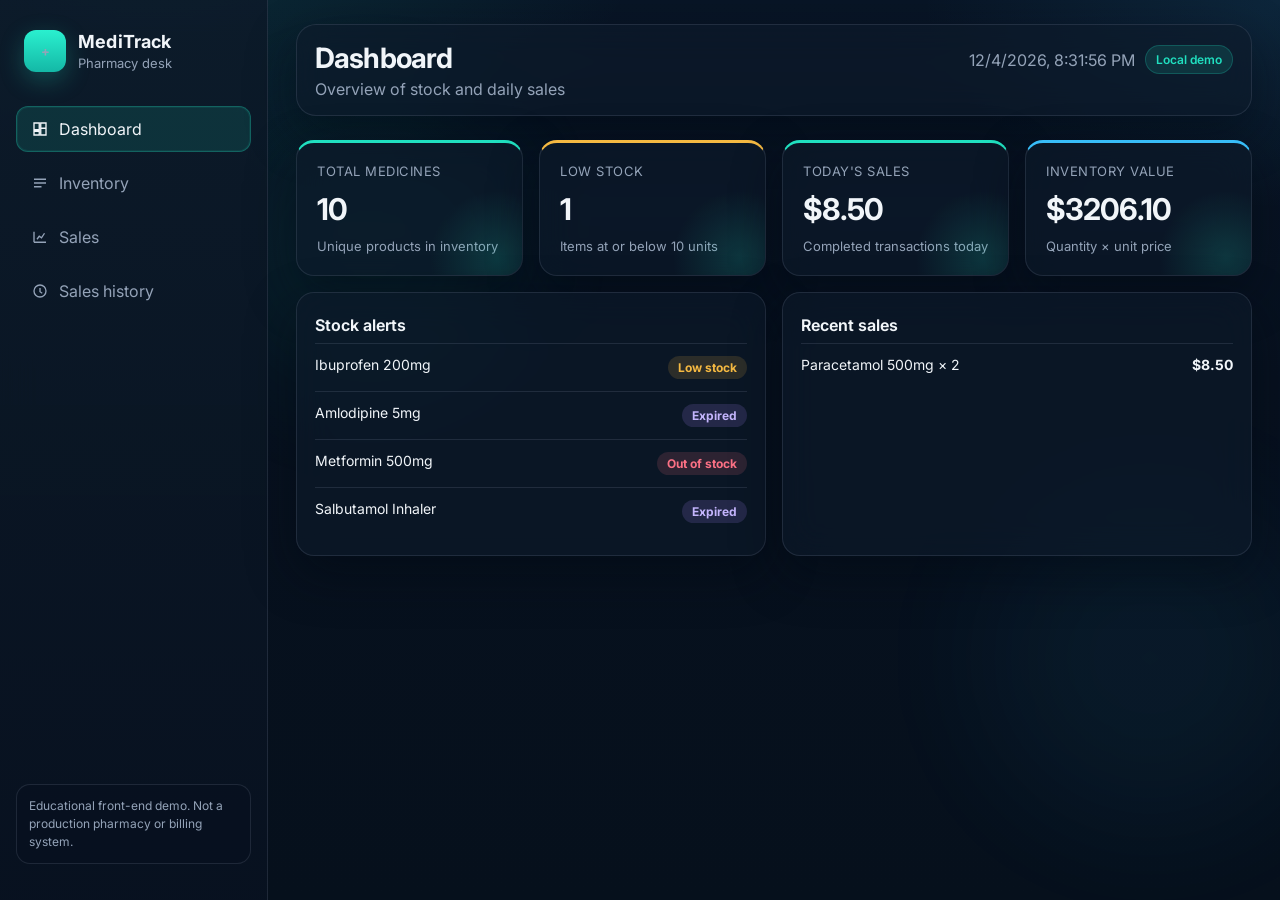
<file: hx.html>
<!DOCTYPE html>
<html lang="en">
<head>
  <meta charset="UTF-8">
  <meta name="viewport" content="width=device-width, initial-scale=1.0">
  <title>MediTrack — Pharmacy Inventory &amp; Sales</title>
  <link rel="preconnect" href="https://fonts.googleapis.com">
  <link rel="preconnect" href="https://fonts.gstatic.com" crossorigin>
  <link href="https://fonts.googleapis.com/css2?family=Inter:wght@400;500;600;700&display=swap" rel="stylesheet">
  <link rel="stylesheet" href="style.css">
</head>
<body>
  <div class="ambient" aria-hidden="true">
    <span class="orb orb-a"></span>
    <span class="orb orb-b"></span>
  </div>
  <div class="app">
    <aside class="sidebar" id="sidebar">
      <div class="brand">
        <span class="brand-mark" aria-hidden="true">+</span>
        <div>
          <strong>MediTrack</strong>
          <span>Pharmacy desk</span>
        </div>
      </div>
      <nav class="side-nav" aria-label="Main">
        <button class="nav-btn active" data-view="dashboard" type="button">
          <svg viewBox="0 0 24 24" fill="none" stroke="currentColor" stroke-width="1.8" aria-hidden="true"><path d="M4 13h7V4H4v9zm9 7h7v-9h-7v9zM4 20h7v-5H4v5zm9-9h7V4h-7v7z"/></svg>
          Dashboard
        </button>
        <button class="nav-btn" data-view="inventory" type="button">
          <svg viewBox="0 0 24 24" fill="none" stroke="currentColor" stroke-width="1.8" aria-hidden="true"><path d="M4 7h16M4 12h16M4 17h10"/></svg>
          Inventory
        </button>
        <button class="nav-btn" data-view="sales" type="button">
          <svg viewBox="0 0 24 24" fill="none" stroke="currentColor" stroke-width="1.8" aria-hidden="true"><path d="M4 19V5m0 14h16M8 15l3-4 3 2 4-6"/></svg>
          Sales
        </button>
        <button class="nav-btn" data-view="history" type="button">
          <svg viewBox="0 0 24 24" fill="none" stroke="currentColor" stroke-width="1.8" aria-hidden="true"><circle cx="12" cy="12" r="8"/><path d="M12 8v5l3 2"/></svg>
          Sales history
        </button>
      </nav>
      <p class="sidebar-note">Educational front-end demo. Not a production pharmacy or billing system.</p>
    </aside>

    <div class="overlay" id="overlay" hidden></div>

    <div class="main">
      <header class="topbar">
        <button class="menu-btn" id="menuBtn" type="button" aria-label="Open menu">☰</button>
        <div>
          <h1 id="pageTitle">Dashboard</h1>
          <p class="subtitle" id="pageSubtitle">Overview of stock and daily sales</p>
        </div>
        <div class="topbar-meta">
          <span id="clock"></span>
          <span class="badge">Local demo</span>
        </div>
      </header>

      <div class="toast" id="toast" role="status" aria-live="polite" hidden></div>

      <section class="view active" id="view-dashboard">
        <div class="cards">
          <article class="card">
            <p>Total medicines</p>
            <h2 id="statTotalMedicines">0</h2>
            <span>Unique products in inventory</span>
          </article>
          <article class="card warning">
            <p>Low stock</p>
            <h2 id="statLowStock">0</h2>
            <span>Items at or below 10 units</span>
          </article>
          <article class="card success">
            <p>Today's sales</p>
            <h2 id="statTodaySales">$0.00</h2>
            <span>Completed transactions today</span>
          </article>
          <article class="card info">
            <p>Inventory value</p>
            <h2 id="statInventoryValue">$0.00</h2>
            <span>Quantity × unit price</span>
          </article>
        </div>

        <div class="panel-grid">
          <article class="panel">
            <div class="panel-head">
              <h3>Stock alerts</h3>
            </div>
            <ul class="alert-list" id="alertList"></ul>
          </article>
          <article class="panel">
            <div class="panel-head">
              <h3>Recent sales</h3>
            </div>
            <ul class="recent-list" id="recentSales"></ul>
          </article>
        </div>
      </section>

      <section class="view" id="view-inventory">
        <div class="toolbar">
          <label class="search-wrap">
            <span class="sr-only">Search medicines</span>
            <input type="search" id="searchInput" placeholder="Search by name or category…">
          </label>
          <button class="btn primary" id="addMedicineBtn" type="button">Add medicine</button>
        </div>
        <div class="table-wrap">
          <table>
            <thead>
              <tr>
                <th>Medicine</th>
                <th>Category</th>
                <th>Quantity</th>
                <th>Price</th>
                <th>Expiry</th>
                <th>Status</th>
                <th>Actions</th>
              </tr>
            </thead>
            <tbody id="inventoryBody"></tbody>
          </table>
        </div>
      </section>

      <section class="view" id="view-sales">
        <div class="panel-grid sales-layout">
          <article class="panel">
            <div class="panel-head">
              <h3>New sale</h3>
            </div>
            <form id="saleForm" class="form">
              <label>
                Medicine
                <select id="saleMedicine" required>
                  <option value="">Select a medicine</option>
                </select>
              </label>
              <p class="hint" id="saleStockHint">Choose a medicine to see available stock.</p>
              <label>
                Quantity
                <input type="number" id="saleQty" min="1" step="1" required placeholder="1">
              </label>
              <div class="totals">
                <div><span>Unit price</span><strong id="saleUnit">$0.00</strong></div>
                <div><span>Line total</span><strong id="saleTotal">$0.00</strong></div>
              </div>
              <button class="btn primary" type="submit">Complete sale</button>
            </form>
          </article>
          <article class="panel">
            <div class="panel-head">
              <h3>Today at a glance</h3>
            </div>
            <ul class="stat-mini" id="todayBreakdown"></ul>
          </article>
        </div>
      </section>

      <section class="view" id="view-history">
        <div class="table-wrap">
          <table>
            <thead>
              <tr>
                <th>Time</th>
                <th>Medicine</th>
                <th>Qty</th>
                <th>Unit price</th>
                <th>Total</th>
              </tr>
            </thead>
            <tbody id="historyBody"></tbody>
          </table>
        </div>
      </section>
    </div>
  </div>

  <div class="modal" id="medicineModal" hidden>
    <div class="modal-card" role="dialog" aria-modal="true" aria-labelledby="modalTitle">
      <div class="panel-head">
        <h3 id="modalTitle">Add medicine</h3>
        <button class="icon-btn" id="closeModal" type="button" aria-label="Close">×</button>
      </div>
      <form id="medicineForm" class="form">
        <input type="hidden" id="medicineId">
        <label>
          Medicine name
          <input type="text" id="medName" required maxlength="80" placeholder="e.g. Amoxicillin 500mg">
        </label>
        <label>
          Category
          <select id="medCategory" required>
            <option value="">Select category</option>
            <option>Antibiotics</option>
            <option>Analgesics</option>
            <option>Antihistamines</option>
            <option>Cardiovascular</option>
            <option>Diabetes</option>
            <option>Gastrointestinal</option>
            <option>Vitamins</option>
            <option>Respiratory</option>
            <option>Dermatology</option>
          </select>
        </label>
        <div class="form-row">
          <label>
            Quantity
            <input type="number" id="medQty" min="0" step="1" required>
          </label>
          <label>
            Unit price (USD)
            <input type="number" id="medPrice" min="0.01" step="0.01" required>
          </label>
        </div>
        <label>
          Expiry date
          <input type="date" id="medExpiry" required>
        </label>
        <div class="form-actions">
          <button class="btn ghost" type="button" id="cancelModal">Cancel</button>
          <button class="btn primary" type="submit">Save medicine</button>
        </div>
      </form>
    </div>
  </div>

  <script src="script.js"></script>
</body>
</html>
</file>
<file: style.css>
:root {
  --bg: #07111f;
  --bg-elevated: #0d1b2a;
  --glass: rgba(13, 27, 42, 0.62);
  --glass-strong: rgba(15, 32, 52, 0.82);
  --ink: #f1f5f9;
  --muted: #94a3b8;
  --line: rgba(148, 163, 184, 0.16);
  --line-strong: rgba(32, 224, 192, 0.28);
  --teal: #20e0c0;
  --teal-dark: #12b89c;
  --cyan: #38bdf8;
  --amber: #f5b942;
  --amber-soft: rgba(245, 185, 66, 0.14);
  --rose: #fb7185;
  --rose-soft: rgba(251, 113, 133, 0.14);
  --sky: #38bdf8;
  --success: #34d399;
  --shadow: 0 18px 50px rgba(2, 8, 18, 0.45);
  --radius: 18px;
  --sidebar: 268px;
  --focus: 0 0 0 3px rgba(32, 224, 192, 0.28);
}

* {
  box-sizing: border-box;
}

html, body {
  margin: 0;
  min-height: 100%;
  font-family: Inter, "Segoe UI", system-ui, -apple-system, sans-serif;
  color: var(--ink);
  background: var(--bg);
  color-scheme: dark;
}

body {
  background:
    radial-gradient(900px 480px at 12% -8%, rgba(32, 224, 192, 0.12), transparent 55%),
    radial-gradient(720px 420px at 100% 0%, rgba(56, 189, 248, 0.1), transparent 50%),
    linear-gradient(180deg, #081526 0%, #07111f 42%, #06101c 100%);
}

button, input, select {
  font: inherit;
  color: inherit;
}

button:focus-visible,
input:focus-visible,
select:focus-visible {
  outline: 2px solid var(--teal);
  outline-offset: 2px;
  box-shadow: var(--focus);
}

.ambient {
  position: fixed;
  inset: 0;
  pointer-events: none;
  overflow: hidden;
  z-index: 0;
}

.orb {
  position: absolute;
  border-radius: 50%;
  filter: blur(70px);
  opacity: 0.45;
}

.orb-a {
  width: 280px;
  height: 280px;
  left: 18%;
  top: 12%;
  background: rgba(32, 224, 192, 0.18);
}

.orb-b {
  width: 340px;
  height: 340px;
  right: -40px;
  bottom: 8%;
  background: rgba(56, 189, 248, 0.12);
}

.app {
  display: flex;
  min-height: 100vh;
  position: relative;
  z-index: 1;
}

.sidebar {
  width: var(--sidebar);
  background: linear-gradient(180deg, rgba(13, 27, 42, 0.92) 0%, rgba(8, 18, 32, 0.96) 100%);
  border-right: 1px solid var(--line);
  color: var(--ink);
  padding: 24px 16px;
  display: flex;
  flex-direction: column;
  gap: 24px;
  position: sticky;
  top: 0;
  height: 100vh;
  backdrop-filter: blur(18px);
}

.brand {
  display: flex;
  gap: 12px;
  align-items: center;
  padding: 6px 8px 10px;
}

.brand-mark {
  width: 42px;
  height: 42px;
  border-radius: 12px;
  background: linear-gradient(180deg, #2af0cf 0%, #14b8a6 100%);
  color: #042f2e;
  display: grid;
  place-items: center;
  font-size: 28px;
  font-weight: 700;
  box-shadow: 0 8px 24px rgba(32, 224, 192, 0.25);
}

.brand strong {
  display: block;
  font-size: 18px;
  letter-spacing: 0.01em;
}

.brand span {
  color: var(--muted);
  font-size: 13px;
}

.side-nav {
  display: flex;
  flex-direction: column;
  gap: 8px;
}

.nav-btn {
  display: flex;
  align-items: center;
  gap: 10px;
  text-align: left;
  border: 1px solid transparent;
  background: transparent;
  color: var(--muted);
  padding: 12px 14px;
  border-radius: 12px;
  cursor: pointer;
  transition: background 0.2s ease, color 0.2s ease, border-color 0.2s ease, transform 0.2s ease;
}

.nav-btn svg {
  width: 18px;
  height: 18px;
  flex: 0 0 auto;
}

.nav-btn:hover {
  background: rgba(32, 224, 192, 0.08);
  color: var(--ink);
  transform: translateX(2px);
}

.nav-btn.active {
  background: rgba(32, 224, 192, 0.12);
  color: var(--ink);
  border-color: var(--line-strong);
  box-shadow: inset 0 0 0 1px rgba(32, 224, 192, 0.08);
}

.sidebar-note {
  margin-top: auto;
  font-size: 12px;
  line-height: 1.5;
  color: var(--muted);
  padding: 12px;
  border: 1px solid var(--line);
  border-radius: 14px;
  background: rgba(7, 17, 31, 0.45);
}

.main {
  flex: 1;
  padding: 24px 28px 36px;
  min-width: 0;
}

.topbar {
  display: flex;
  align-items: flex-start;
  gap: 16px;
  margin-bottom: 24px;
  padding: 16px 18px;
  border: 1px solid var(--line);
  border-radius: 20px;
  background: var(--glass);
  backdrop-filter: blur(16px);
  box-shadow: var(--shadow);
}

.topbar h1 {
  margin: 0;
  font-size: 28px;
  letter-spacing: -0.03em;
}

.subtitle {
  margin: 4px 0 0;
  color: var(--muted);
}

.topbar-meta {
  margin-left: auto;
  display: flex;
  align-items: center;
  gap: 10px;
  color: var(--muted);
  padding-top: 4px;
}

.badge {
  background: rgba(32, 224, 192, 0.12);
  color: var(--teal);
  border: 1px solid rgba(32, 224, 192, 0.22);
  padding: 6px 10px;
  border-radius: 999px;
  font-size: 12px;
  font-weight: 600;
}

.menu-btn {
  display: none;
  border: 1px solid var(--line);
  background: rgba(13, 27, 42, 0.8);
  color: var(--ink);
  border-radius: 10px;
  width: 42px;
  height: 42px;
  cursor: pointer;
  transition: background 0.2s ease, border-color 0.2s ease;
}

.menu-btn:hover {
  border-color: var(--line-strong);
}

.cards {
  display: grid;
  grid-template-columns: repeat(4, minmax(0, 1fr));
  gap: 16px;
}

.card, .panel, .table-wrap, .modal-card {
  background: var(--glass);
  border: 1px solid var(--line);
  border-radius: var(--radius);
  box-shadow: var(--shadow);
  backdrop-filter: blur(18px);
}

.card {
  padding: 20px;
  position: relative;
  overflow: hidden;
  transition: transform 0.22s ease, border-color 0.22s ease, box-shadow 0.22s ease;
  animation: rise 0.5s ease both;
}

.card::after {
  content: "";
  position: absolute;
  inset: auto -20% -40% auto;
  width: 140px;
  height: 140px;
  background: radial-gradient(circle, rgba(32, 224, 192, 0.16), transparent 68%);
  pointer-events: none;
}

.card:nth-child(1) { animation-delay: 0.02s; }
.card:nth-child(2) { animation-delay: 0.08s; }
.card:nth-child(3) { animation-delay: 0.14s; }
.card:nth-child(4) { animation-delay: 0.2s; }

.card:hover {
  transform: translateY(-4px);
  border-color: rgba(32, 224, 192, 0.28);
  box-shadow: 0 22px 40px rgba(2, 8, 18, 0.5);
}

.card p, .card span {
  margin: 0;
  color: var(--muted);
  font-size: 13px;
  letter-spacing: 0.04em;
  text-transform: uppercase;
}

.card span {
  text-transform: none;
  letter-spacing: 0;
  font-size: 13px;
}

.card h2 {
  margin: 12px 0 8px;
  font-size: 30px;
  letter-spacing: -0.03em;
}

.card.warning { border-top: 3px solid var(--amber); }
.card.success { border-top: 3px solid var(--teal); }
.card.info { border-top: 3px solid var(--cyan); }
.card:first-child { border-top: 3px solid var(--teal); }

.panel-grid {
  display: grid;
  grid-template-columns: 1fr 1fr;
  gap: 16px;
  margin-top: 16px;
}

.panel {
  padding: 8px 0 12px;
  animation: rise 0.55s ease both;
}

.panel-head {
  display: flex;
  justify-content: space-between;
  align-items: center;
  padding: 14px 18px 8px;
}

.panel-head h3 {
  margin: 0;
  font-size: 16px;
  font-weight: 650;
}

.alert-list, .recent-list, .stat-mini {
  list-style: none;
  margin: 0;
  padding: 0 18px 8px;
}

.alert-list li, .recent-list li, .stat-mini li {
  display: flex;
  justify-content: space-between;
  gap: 12px;
  padding: 12px 0;
  border-top: 1px solid var(--line);
  font-size: 14px;
}

.empty {
  color: var(--muted);
  padding: 8px 0 16px;
}

.toolbar {
  display: flex;
  gap: 12px;
  margin-bottom: 16px;
  flex-wrap: wrap;
}

.search-wrap {
  flex: 1;
}

.search-wrap input,
.form input,
.form select {
  width: 100%;
  border: 1px solid var(--line);
  border-radius: 12px;
  padding: 12px 14px;
  background: rgba(7, 17, 31, 0.72);
  color: var(--ink);
  transition: border-color 0.2s ease, box-shadow 0.2s ease, background 0.2s ease;
}

.search-wrap input::placeholder,
.form input::placeholder {
  color: #64748b;
}

.search-wrap input:hover,
.form input:hover,
.form select:hover {
  border-color: rgba(56, 189, 248, 0.35);
}

.table-wrap {
  overflow: auto;
}

table {
  width: 100%;
  border-collapse: collapse;
  min-width: 760px;
}

th, td {
  text-align: left;
  padding: 14px 16px;
  border-bottom: 1px solid var(--line);
  font-size: 14px;
  white-space: nowrap;
}

td:first-child, th:first-child {
  white-space: normal;
}

th {
  background: rgba(8, 18, 32, 0.88);
  color: var(--muted);
  font-weight: 600;
  letter-spacing: 0.04em;
  text-transform: uppercase;
  font-size: 12px;
  position: sticky;
  top: 0;
}

th:last-child,
td:last-child {
  position: sticky;
  right: 0;
  background: rgba(10, 22, 36, 0.94);
  box-shadow: -12px 0 16px rgba(7, 17, 31, 0.25);
}

tbody tr {
  transition: background 0.18s ease;
}

tbody tr:hover {
  background: rgba(32, 224, 192, 0.06);
}

.category-pill {
  display: inline-flex;
  align-items: center;
  padding: 4px 10px;
  border-radius: 999px;
  background: rgba(56, 189, 248, 0.1);
  color: #7dd3fc;
  border: 1px solid rgba(56, 189, 248, 0.18);
  font-size: 12px;
  font-weight: 600;
}

.status {
  display: inline-block;
  padding: 4px 10px;
  border-radius: 999px;
  font-size: 12px;
  font-weight: 700;
}

.status.in-stock {
  background: rgba(32, 224, 192, 0.12);
  color: var(--teal);
}

.status.low {
  background: var(--amber-soft);
  color: var(--amber);
}

.status.out {
  background: var(--rose-soft);
  color: var(--rose);
}

.status.expired {
  background: rgba(167, 139, 250, 0.16);
  color: #c4b5fd;
}

.row-actions {
  display: flex;
  gap: 8px;
}

.btn, .icon-btn {
  border: 0;
  cursor: pointer;
}

.btn {
  border-radius: 12px;
  padding: 11px 16px;
  font-weight: 650;
  transition: transform 0.16s ease, background 0.16s ease, box-shadow 0.16s ease, opacity 0.16s ease;
}

.btn:hover {
  transform: translateY(-1px);
}

.btn:active {
  transform: translateY(0);
}

.btn:disabled {
  opacity: 0.45;
  cursor: not-allowed;
  transform: none;
}

.btn.primary {
  background: linear-gradient(180deg, #34f0d0 0%, #12c7ac 100%);
  color: #042f2e;
  box-shadow: 0 8px 20px rgba(32, 224, 192, 0.22);
}

.btn.primary:hover {
  background: linear-gradient(180deg, #4ff5d8 0%, #14d4b6 100%);
}

.btn.ghost {
  background: rgba(148, 163, 184, 0.1);
  color: var(--ink);
  border: 1px solid var(--line);
}

.btn.ghost:hover {
  border-color: rgba(56, 189, 248, 0.35);
}

.btn.small {
  padding: 7px 10px;
  font-size: 13px;
}

.btn.danger {
  background: var(--rose-soft);
  color: var(--rose);
  border: 1px solid rgba(251, 113, 133, 0.22);
}

.btn.danger:hover {
  background: rgba(251, 113, 133, 0.22);
}

.form {
  display: grid;
  gap: 14px;
  padding: 0 18px 18px;
}

.form label {
  display: grid;
  gap: 6px;
  font-size: 14px;
  font-weight: 600;
  color: #e2e8f0;
}

.form-row {
  display: grid;
  grid-template-columns: 1fr 1fr;
  gap: 12px;
}

.form-actions {
  display: flex;
  justify-content: flex-end;
  gap: 8px;
}

.hint {
  margin: -6px 0 0;
  color: var(--muted);
  font-size: 13px;
}

.totals {
  display: grid;
  grid-template-columns: 1fr 1fr;
  gap: 12px;
}

.totals div {
  background: rgba(32, 224, 192, 0.08);
  border: 1px solid rgba(32, 224, 192, 0.16);
  border-radius: 12px;
  padding: 12px;
}

.totals span {
  display: block;
  color: var(--muted);
  font-size: 13px;
}

.totals strong {
  color: var(--teal);
  font-size: 18px;
}

.view {
  display: none;
}

.view.active {
  display: block;
  animation: pageIn 0.35s ease;
}

.modal {
  position: fixed;
  inset: 0;
  background: rgba(4, 10, 20, 0.62);
  display: grid;
  place-items: center;
  padding: 16px;
  z-index: 20;
  backdrop-filter: blur(10px);
}

.modal:not([hidden]) {
  animation: fadeIn 0.2s ease;
}

.modal:not([hidden]) .modal-card {
  animation: modalIn 0.22s ease;
}

.modal.is-closing {
  animation: fadeOut 0.18s ease forwards;
}

.modal.is-closing .modal-card {
  animation: modalOut 0.18s ease forwards;
}

.modal[hidden], .overlay[hidden], .toast[hidden] {
  display: none !important;
}

.modal-card {
  width: min(520px, 100%);
  max-height: min(88vh, 760px);
  overflow: auto;
  background: var(--glass-strong);
}

.icon-btn {
  background: transparent;
  font-size: 24px;
  color: var(--muted);
  width: 36px;
  height: 36px;
  border-radius: 10px;
  transition: background 0.16s ease, color 0.16s ease;
}

.icon-btn:hover {
  background: rgba(148, 163, 184, 0.1);
  color: var(--ink);
}

.toast {
  position: sticky;
  top: 8px;
  z-index: 10;
  margin-bottom: 16px;
  padding: 12px 16px;
  border-radius: 12px;
  font-weight: 600;
  border: 1px solid transparent;
  animation: rise 0.25s ease;
}

.toast.success {
  background: rgba(32, 224, 192, 0.12);
  color: var(--teal);
  border-color: rgba(32, 224, 192, 0.22);
}

.toast.error {
  background: var(--rose-soft);
  color: var(--rose);
  border-color: rgba(251, 113, 133, 0.22);
}

.overlay {
  display: none;
}

.sr-only {
  position: absolute;
  width: 1px;
  height: 1px;
  overflow: hidden;
  clip: rect(0, 0, 0, 0);
}

@keyframes rise {
  from {
    opacity: 0;
    transform: translateY(10px);
  }
  to {
    opacity: 1;
    transform: translateY(0);
  }
}

@keyframes pageIn {
  from {
    opacity: 0.6;
    transform: translateY(6px);
  }
  to {
    opacity: 1;
    transform: none;
  }
}

@keyframes fadeIn {
  from { opacity: 0; }
  to { opacity: 1; }
}

@keyframes fadeOut {
  from { opacity: 1; }
  to { opacity: 0; }
}

@keyframes modalIn {
  from {
    opacity: 0;
    transform: scale(0.97) translateY(8px);
  }
  to {
    opacity: 1;
    transform: none;
  }
}

@keyframes modalOut {
  from {
    opacity: 1;
    transform: none;
  }
  to {
    opacity: 0;
    transform: scale(0.97) translateY(6px);
  }
}

@media (max-width: 1100px) {
  .cards {
    grid-template-columns: 1fr 1fr;
  }
}

@media (max-width: 860px) {
  .sidebar {
    position: fixed;
    left: 0;
    transform: translateX(-100%);
    z-index: 30;
    transition: transform 0.2s ease;
  }

  .sidebar.open {
    transform: none;
  }

  .menu-btn, .overlay {
    display: inline-flex;
    align-items: center;
    justify-content: center;
  }

  .overlay:not([hidden]) {
    display: block;
    position: fixed;
    inset: 0;
    background: rgba(4, 10, 20, 0.55);
    z-index: 25;
    backdrop-filter: blur(6px);
  }

  .panel-grid, .form-row, .cards {
    grid-template-columns: 1fr;
  }

  .main {
    padding: 16px;
  }

  .topbar {
    padding: 12px;
  }

  .topbar-meta #clock {
    display: none;
  }
}

@media (prefers-reduced-motion: reduce) {
  *, *::before, *::after {
    animation: none !important;
    transition: none !important;
    scroll-behavior: auto !important;
  }

  .card:hover,
  .btn:hover,
  .nav-btn:hover {
    transform: none;
  }
}
</file>
